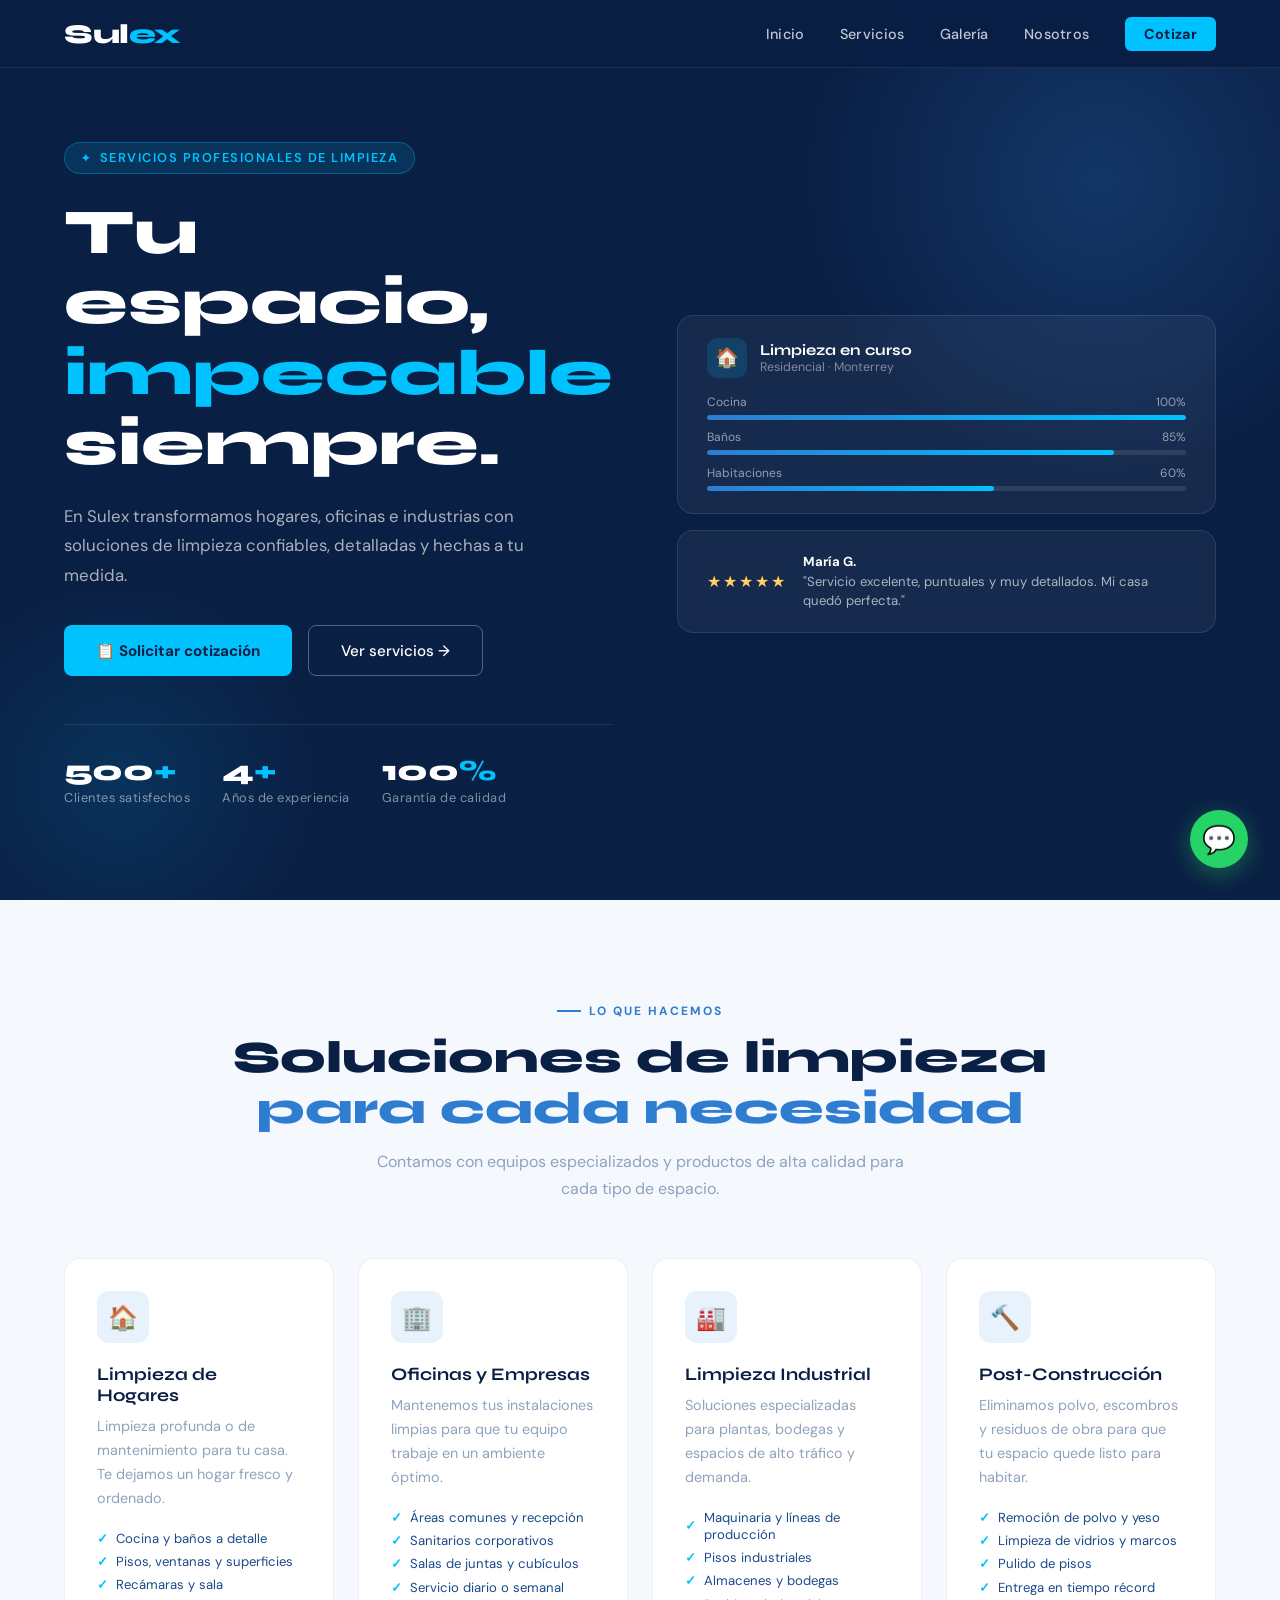
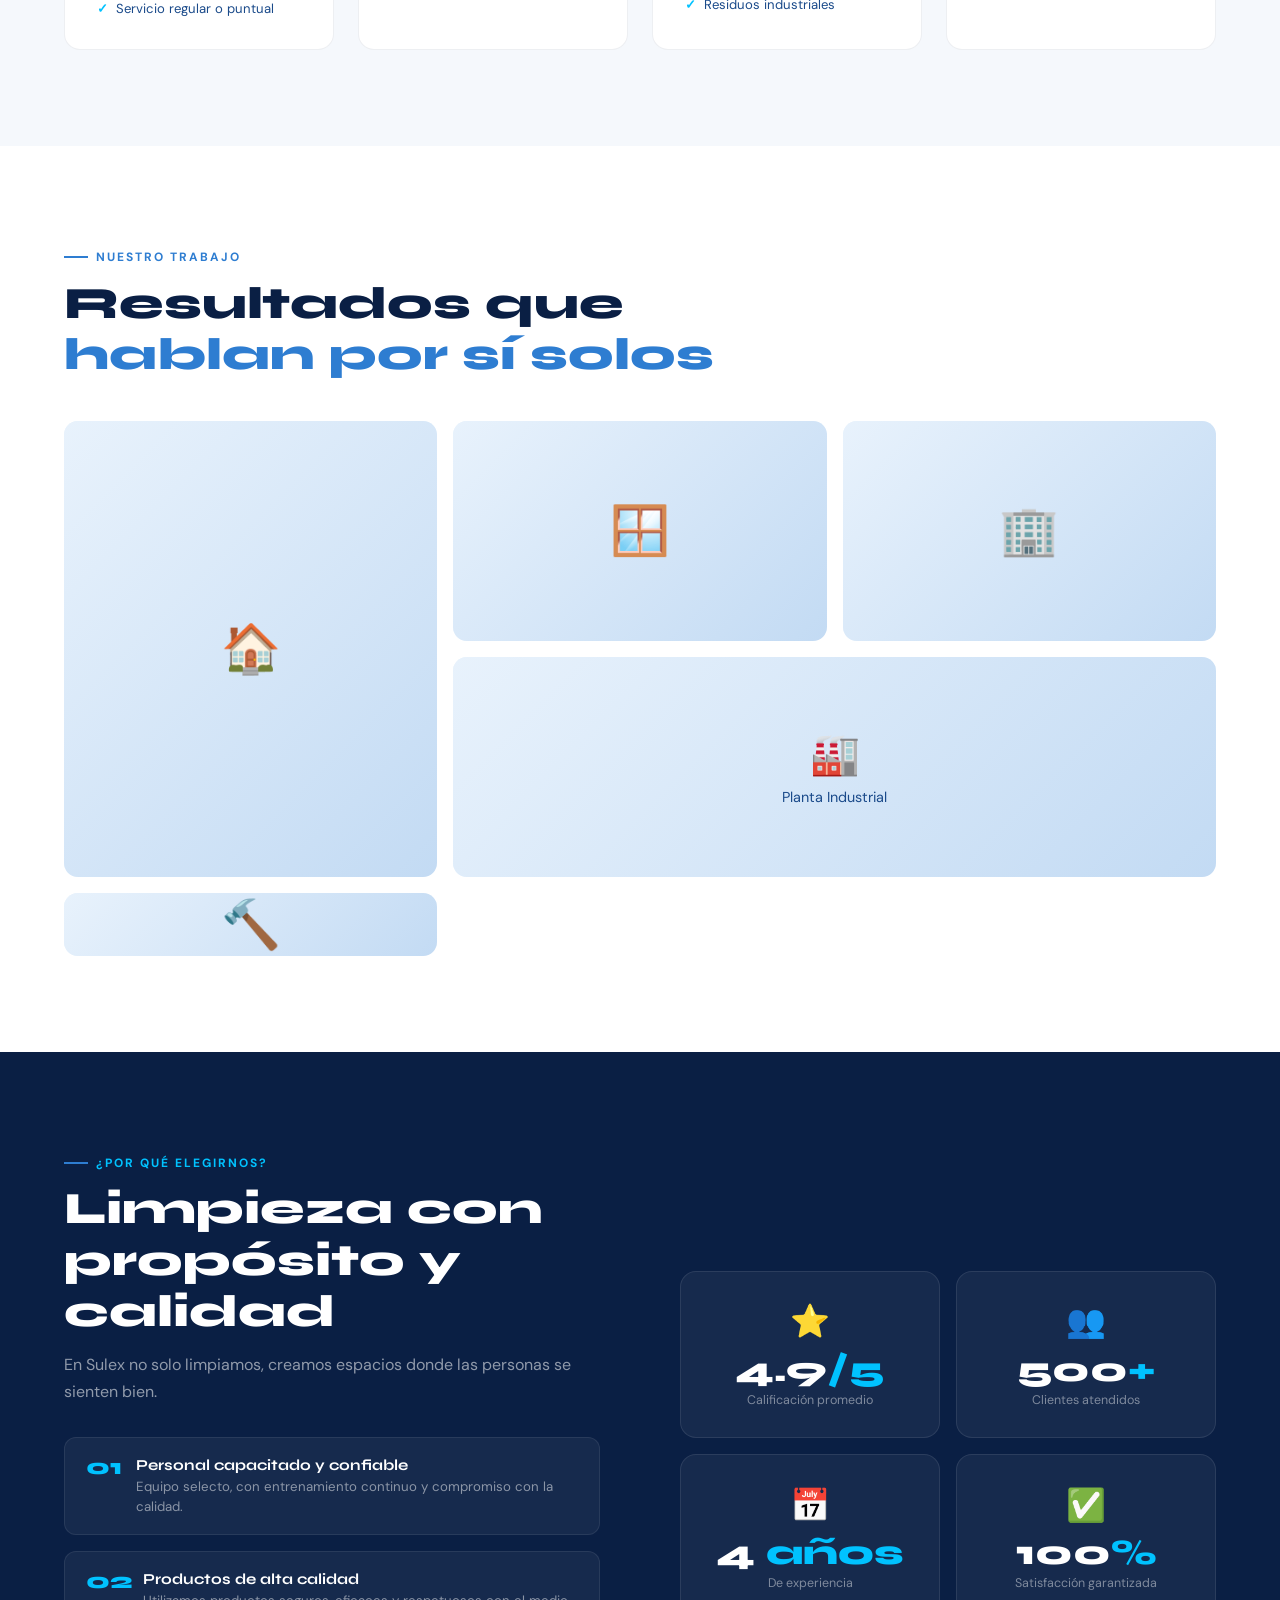
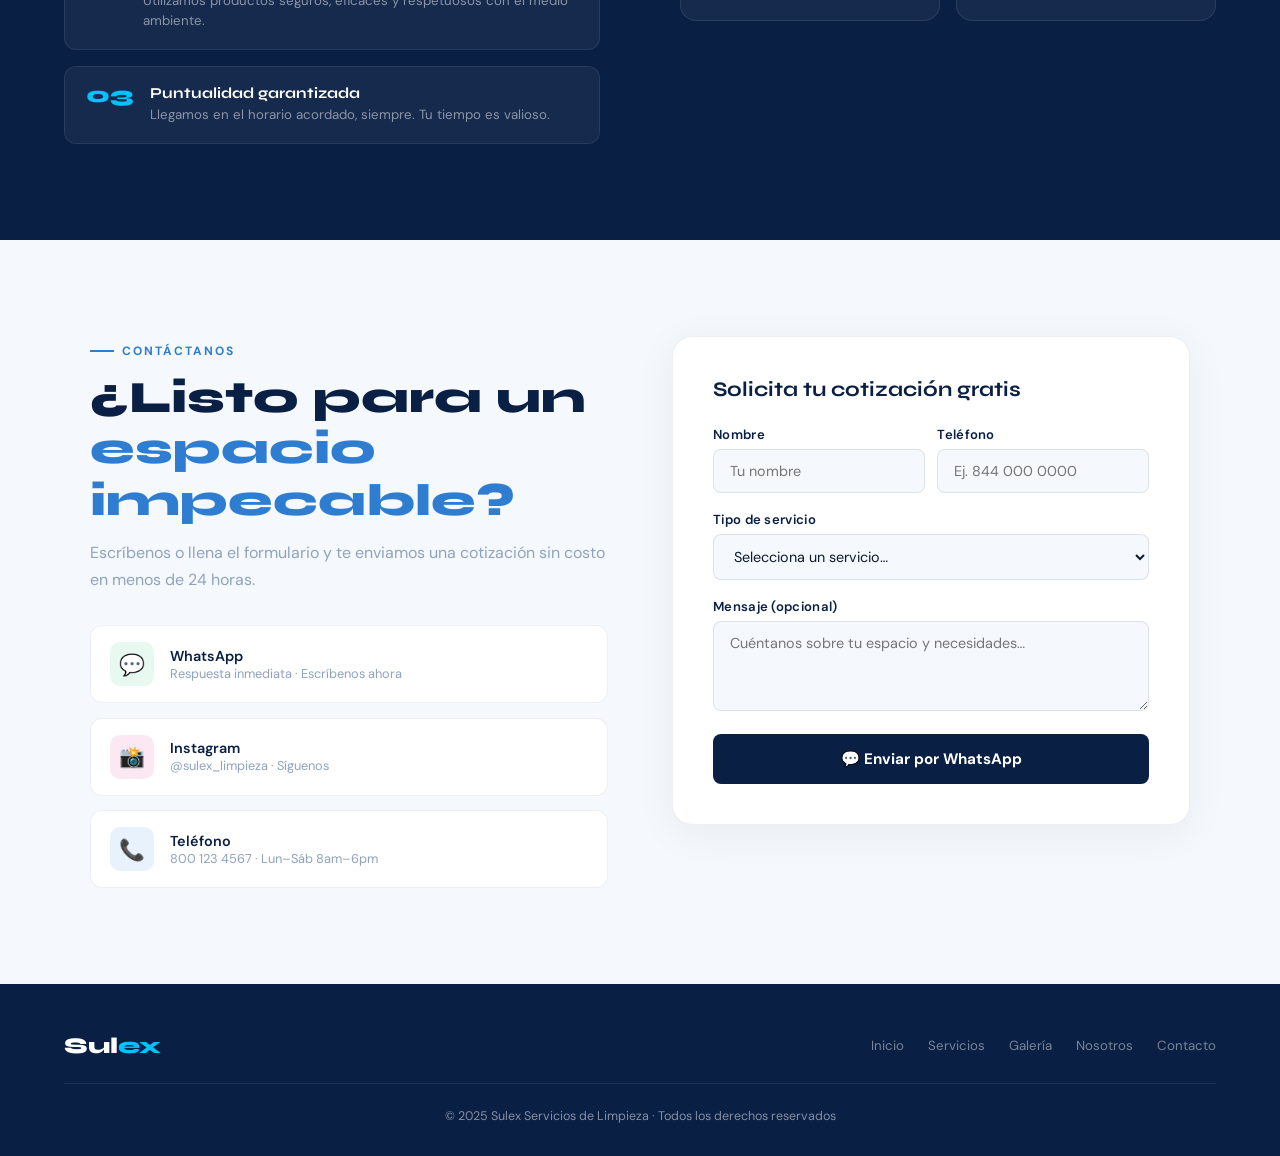
<file: sulex/index.html>
<!DOCTYPE html>
<html lang="es">
<head>
  <meta charset="UTF-8" />
  <meta name="viewport" content="width=device-width, initial-scale=1.0"/>
  <title>Sulex – Servicios de Limpieza Profesional</title>
  <link href="https://fonts.googleapis.com/css2?family=Syne:wght@400;600;700;800&family=DM+Sans:ital,wght@0,300;0,400;0,500;1,300&display=swap" rel="stylesheet"/>
  <style>
    :root {
      --blue-deep:  #0A1F44;
      --blue-mid:   #1A4A8A;
      --blue-light: #2E7DD1;
      --blue-pale:  #E8F2FC;
      --accent:     #00C2FF;
      --white:      #FFFFFF;
      --gray-light: #F5F8FC;
      --gray-mid:   #8FA3BC;
      --text:       #0D1B2E;
    }

    *, *::before, *::after { box-sizing: border-box; margin: 0; padding: 0; }

    html { scroll-behavior: smooth; }

    body {
      font-family: 'DM Sans', sans-serif;
      color: var(--text);
      background: var(--white);
      overflow-x: hidden;
    }

    /* ── NAV ── */
    nav {
      position: fixed; top: 0; left: 0; right: 0; z-index: 100;
      display: flex; align-items: center; justify-content: space-between;
      padding: 1.1rem 5%;
      background: rgba(10, 31, 68, 0.96);
      backdrop-filter: blur(12px);
      border-bottom: 1px solid rgba(255,255,255,0.07);
    }

    .nav-logo {
      font-family: 'Syne', sans-serif;
      font-weight: 800;
      font-size: 1.7rem;
      color: var(--white);
      letter-spacing: -0.5px;
    }

    .nav-logo span { color: var(--accent); }

    .nav-links { display: flex; gap: 2.2rem; list-style: none; }

    .nav-links a {
      font-family: 'DM Sans', sans-serif;
      font-size: 0.9rem;
      font-weight: 500;
      color: rgba(255,255,255,0.75);
      text-decoration: none;
      letter-spacing: 0.3px;
      transition: color .2s;
    }

    .nav-links a:hover { color: var(--accent); }

    .nav-cta {
      background: var(--accent);
      color: var(--blue-deep) !important;
      font-weight: 700 !important;
      padding: .5rem 1.2rem;
      border-radius: 6px;
      transition: opacity .2s !important;
    }
    .nav-cta:hover { opacity: 0.85; }

    /* ── HERO ── */
    #inicio {
      min-height: 100vh;
      background: var(--blue-deep);
      display: flex; align-items: center;
      position: relative;
      overflow: hidden;
      padding: 7rem 5% 4rem;
    }

    /* Geometric decoration */
    #inicio::before {
      content: '';
      position: absolute; top: -120px; right: -120px;
      width: 600px; height: 600px;
      border-radius: 50%;
      background: radial-gradient(circle, rgba(46,125,209,0.25) 0%, transparent 70%);
      pointer-events: none;
    }

    #inicio::after {
      content: '';
      position: absolute; bottom: -80px; left: -80px;
      width: 400px; height: 400px;
      border-radius: 50%;
      background: radial-gradient(circle, rgba(0,194,255,0.12) 0%, transparent 70%);
      pointer-events: none;
    }

    .hero-grid {
      display: grid;
      grid-template-columns: 1fr 1fr;
      gap: 4rem;
      align-items: center;
      max-width: 1200px;
      margin: 0 auto;
      width: 100%;
      position: relative; z-index: 1;
    }

    .hero-badge {
      display: inline-flex; align-items: center; gap: .5rem;
      background: rgba(0,194,255,0.12);
      border: 1px solid rgba(0,194,255,0.3);
      color: var(--accent);
      font-size: .8rem;
      font-weight: 600;
      letter-spacing: 1.5px;
      text-transform: uppercase;
      padding: .4rem 1rem;
      border-radius: 100px;
      margin-bottom: 1.5rem;
    }

    .hero-badge::before { content: '✦'; font-size: .7rem; }

    .hero-title {
      font-family: 'Syne', sans-serif;
      font-size: clamp(2.4rem, 5vw, 4rem);
      font-weight: 800;
      line-height: 1.1;
      color: var(--white);
      margin-bottom: 1.4rem;
    }

    .hero-title em {
      font-style: normal;
      color: var(--accent);
    }

    .hero-desc {
      font-size: 1.05rem;
      line-height: 1.75;
      color: rgba(255,255,255,0.65);
      margin-bottom: 2.2rem;
      max-width: 480px;
    }

    .hero-btns { display: flex; gap: 1rem; flex-wrap: wrap; }

    .btn-primary {
      background: var(--accent);
      color: var(--blue-deep);
      font-family: 'DM Sans', sans-serif;
      font-weight: 700;
      font-size: .95rem;
      padding: .9rem 2rem;
      border-radius: 8px;
      text-decoration: none;
      display: inline-flex; align-items: center; gap: .5rem;
      transition: transform .2s, opacity .2s;
    }

    .btn-primary:hover { transform: translateY(-2px); opacity: .9; }

    .btn-outline {
      border: 1.5px solid rgba(255,255,255,0.3);
      color: var(--white);
      font-family: 'DM Sans', sans-serif;
      font-weight: 500;
      font-size: .95rem;
      padding: .9rem 2rem;
      border-radius: 8px;
      text-decoration: none;
      display: inline-flex; align-items: center; gap: .5rem;
      transition: border-color .2s, background .2s;
    }

    .btn-outline:hover {
      border-color: var(--accent);
      background: rgba(0,194,255,0.07);
    }

    /* Stats strip */
    .hero-stats {
      display: flex; gap: 2rem;
      margin-top: 3rem;
      padding-top: 2rem;
      border-top: 1px solid rgba(255,255,255,0.1);
    }

    .stat-item {}

    .stat-num {
      font-family: 'Syne', sans-serif;
      font-size: 1.8rem;
      font-weight: 800;
      color: var(--white);
      line-height: 1;
    }

    .stat-num span { color: var(--accent); }

    .stat-label {
      font-size: .8rem;
      color: rgba(255,255,255,0.5);
      margin-top: .2rem;
      letter-spacing: 0.5px;
    }

    /* Hero visual card */
    .hero-visual {
      display: flex;
      flex-direction: column;
      gap: 1rem;
      align-items: flex-end;
    }

    .hero-card {
      background: rgba(255,255,255,0.05);
      border: 1px solid rgba(255,255,255,0.1);
      border-radius: 16px;
      padding: 1.4rem 1.8rem;
      backdrop-filter: blur(8px);
      width: 100%;
    }

    .hero-card-header {
      display: flex; align-items: center; gap: .8rem;
      margin-bottom: 1rem;
    }

    .hc-icon {
      width: 40px; height: 40px;
      border-radius: 10px;
      background: rgba(0,194,255,0.15);
      display: flex; align-items: center; justify-content: center;
      font-size: 1.2rem;
    }

    .hc-title {
      font-family: 'Syne', sans-serif;
      font-weight: 700;
      color: var(--white);
      font-size: .95rem;
    }

    .hc-sub { font-size: .78rem; color: rgba(255,255,255,0.45); }

    .progress-row { display: flex; flex-direction: column; gap: .6rem; }

    .pr-item { display: flex; flex-direction: column; gap: .3rem; }

    .pr-label { font-size: .75rem; color: rgba(255,255,255,0.55); display: flex; justify-content: space-between; }

    .pr-bar { height: 5px; background: rgba(255,255,255,0.1); border-radius: 10px; overflow: hidden; }

    .pr-fill { height: 100%; border-radius: 10px; background: linear-gradient(90deg, var(--blue-light), var(--accent)); }

    .review-row {
      display: flex; align-items: center; gap: 1rem;
    }

    .review-stars { color: #FFD166; font-size: 1rem; letter-spacing: 2px; }

    .review-text { font-size: .82rem; color: rgba(255,255,255,0.65); line-height: 1.4; }

    .review-text strong { color: var(--white); display: block; margin-bottom: .1rem; }

    /* ── SECTION COMMONS ── */
    section { padding: 6rem 5%; }

    .section-label {
      display: inline-flex; align-items: center; gap: .5rem;
      font-size: .75rem;
      font-weight: 700;
      letter-spacing: 2px;
      text-transform: uppercase;
      color: var(--blue-light);
      margin-bottom: .8rem;
    }

    .section-label::before { content: ''; width: 24px; height: 2px; background: var(--blue-light); display: inline-block; }

    .section-title {
      font-family: 'Syne', sans-serif;
      font-size: clamp(1.8rem, 3.5vw, 2.8rem);
      font-weight: 800;
      line-height: 1.15;
      color: var(--blue-deep);
    }

    .section-title em { font-style: normal; color: var(--blue-light); }

    .section-desc {
      font-size: 1rem;
      color: var(--gray-mid);
      line-height: 1.7;
      max-width: 540px;
      margin-top: .8rem;
    }

    /* ── SERVICES ── */
    #servicios {
      background: var(--gray-light);
    }

    .services-header {
      text-align: center;
      margin-bottom: 3.5rem;
    }

    .services-header .section-desc { margin: .8rem auto 0; }

    .services-grid {
      display: grid;
      grid-template-columns: repeat(auto-fit, minmax(260px, 1fr));
      gap: 1.5rem;
      max-width: 1200px;
      margin: 0 auto;
    }

    .service-card {
      background: var(--white);
      border-radius: 16px;
      padding: 2rem;
      border: 1px solid rgba(10,31,68,0.07);
      transition: transform .25s, box-shadow .25s;
      position: relative;
      overflow: hidden;
    }

    .service-card::after {
      content: '';
      position: absolute; bottom: 0; left: 0; right: 0;
      height: 3px;
      background: linear-gradient(90deg, var(--blue-mid), var(--accent));
      transform: scaleX(0);
      transform-origin: left;
      transition: transform .3s ease;
    }

    .service-card:hover { transform: translateY(-6px); box-shadow: 0 20px 50px rgba(10,31,68,0.1); }
    .service-card:hover::after { transform: scaleX(1); }

    .svc-icon {
      width: 52px; height: 52px;
      border-radius: 12px;
      background: var(--blue-pale);
      display: flex; align-items: center; justify-content: center;
      font-size: 1.5rem;
      margin-bottom: 1.3rem;
    }

    .svc-title {
      font-family: 'Syne', sans-serif;
      font-size: 1.1rem;
      font-weight: 700;
      color: var(--blue-deep);
      margin-bottom: .6rem;
    }

    .svc-desc {
      font-size: .9rem;
      color: var(--gray-mid);
      line-height: 1.65;
    }

    .svc-features {
      list-style: none;
      margin-top: 1.2rem;
      display: flex; flex-direction: column; gap: .4rem;
    }

    .svc-features li {
      font-size: .82rem;
      color: var(--blue-mid);
      display: flex; align-items: center; gap: .5rem;
    }

    .svc-features li::before { content: '✓'; font-weight: 700; color: var(--accent); }

    /* ── GALLERY ── */
    #galeria { background: var(--white); }

    .gallery-header { margin-bottom: 2.5rem; }

    .gallery-grid {
      display: grid;
      grid-template-columns: repeat(3, 1fr);
      grid-template-rows: 220px 220px;
      gap: 1rem;
      max-width: 1200px;
      margin: 0 auto;
    }

    .gallery-item {
      border-radius: 14px;
      overflow: hidden;
      position: relative;
      background: var(--blue-pale);
      cursor: pointer;
    }

    .gallery-item:first-child {
      grid-row: 1 / 3;
    }

    .gallery-item:nth-child(4) {
      grid-column: 2 / 4;
    }

    .gallery-inner {
      width: 100%; height: 100%;
      display: flex; align-items: center; justify-content: center;
      font-size: 3rem;
      background: linear-gradient(135deg, var(--blue-pale) 0%, rgba(46,125,209,0.2) 100%);
      transition: transform .4s;
    }

    .gallery-item:hover .gallery-inner { transform: scale(1.05); }

    .gallery-overlay {
      position: absolute; inset: 0;
      background: linear-gradient(to top, rgba(10,31,68,0.7) 0%, transparent 60%);
      opacity: 0;
      transition: opacity .3s;
      display: flex; align-items: flex-end;
      padding: 1.2rem;
    }

    .gallery-item:hover .gallery-overlay { opacity: 1; }

    .gallery-label {
      font-family: 'Syne', sans-serif;
      font-size: .9rem;
      font-weight: 700;
      color: var(--white);
    }

    /* ── WHY US ── */
    #nosotros {
      background: var(--blue-deep);
      color: var(--white);
    }

    .why-grid {
      display: grid;
      grid-template-columns: 1fr 1fr;
      gap: 5rem;
      align-items: center;
      max-width: 1200px;
      margin: 0 auto;
    }

    .why-left .section-title { color: var(--white); }
    .why-left .section-desc { color: rgba(255,255,255,0.55); }

    .why-list {
      list-style: none;
      margin-top: 2rem;
      display: flex; flex-direction: column; gap: 1rem;
    }

    .why-item {
      display: flex; align-items: flex-start; gap: 1rem;
      background: rgba(255,255,255,0.05);
      border: 1px solid rgba(255,255,255,0.08);
      border-radius: 12px;
      padding: 1.1rem 1.3rem;
    }

    .why-num {
      font-family: 'Syne', sans-serif;
      font-size: 1.4rem;
      font-weight: 800;
      color: var(--accent);
      line-height: 1;
      min-width: 30px;
    }

    .why-text-block {}

    .why-item-title {
      font-family: 'Syne', sans-serif;
      font-weight: 700;
      font-size: .95rem;
      color: var(--white);
      margin-bottom: .2rem;
    }

    .why-item-desc { font-size: .83rem; color: rgba(255,255,255,0.5); line-height: 1.5; }

    .why-right {
      display: grid;
      grid-template-columns: 1fr 1fr;
      gap: 1rem;
    }

    .metric-card {
      background: rgba(255,255,255,0.05);
      border: 1px solid rgba(255,255,255,0.09);
      border-radius: 16px;
      padding: 1.8rem 1.5rem;
      text-align: center;
      transition: background .2s;
    }

    .metric-card:hover { background: rgba(0,194,255,0.07); }

    .metric-icon { font-size: 2rem; margin-bottom: .6rem; }

    .metric-num {
      font-family: 'Syne', sans-serif;
      font-size: 2.2rem;
      font-weight: 800;
      color: var(--white);
      line-height: 1;
    }

    .metric-num span { color: var(--accent); }

    .metric-label { font-size: .78rem; color: rgba(255,255,255,0.45); margin-top: .3rem; }

    /* ── CONTACT ── */
    #contacto {
      background: var(--gray-light);
    }

    .contact-wrapper {
      max-width: 1100px;
      margin: 0 auto;
      display: grid;
      grid-template-columns: 1fr 1fr;
      gap: 4rem;
      align-items: start;
    }

    .contact-info { }

    .contact-channels {
      display: flex; flex-direction: column; gap: .9rem;
      margin-top: 2rem;
    }

    .channel-item {
      display: flex; align-items: center; gap: 1rem;
      background: var(--white);
      border: 1px solid rgba(10,31,68,0.07);
      border-radius: 12px;
      padding: 1rem 1.2rem;
      text-decoration: none;
      transition: transform .2s, box-shadow .2s;
    }

    .channel-item:hover { transform: translateX(4px); box-shadow: 0 6px 20px rgba(10,31,68,0.08); }

    .channel-icon {
      width: 44px; height: 44px;
      border-radius: 10px;
      display: flex; align-items: center; justify-content: center;
      font-size: 1.3rem;
      flex-shrink: 0;
    }

    .ch-wa { background: #e8f9ef; }
    .ch-ig { background: #fce8f3; }
    .ch-ph { background: var(--blue-pale); }

    .channel-text {}

    .ch-title { font-weight: 600; font-size: .9rem; color: var(--blue-deep); }
    .ch-sub { font-size: .8rem; color: var(--gray-mid); }

    .contact-form {
      background: var(--white);
      border-radius: 20px;
      padding: 2.5rem;
      border: 1px solid rgba(10,31,68,0.07);
      box-shadow: 0 8px 40px rgba(10,31,68,0.06);
    }

    .form-title {
      font-family: 'Syne', sans-serif;
      font-size: 1.3rem;
      font-weight: 700;
      color: var(--blue-deep);
      margin-bottom: 1.5rem;
    }

    .form-group { margin-bottom: 1.1rem; }

    .form-group label {
      display: block;
      font-size: .82rem;
      font-weight: 600;
      color: var(--blue-deep);
      margin-bottom: .4rem;
      letter-spacing: .3px;
    }

    .form-group input,
    .form-group select,
    .form-group textarea {
      width: 100%;
      padding: .75rem 1rem;
      border: 1.5px solid rgba(10,31,68,0.1);
      border-radius: 8px;
      font-family: 'DM Sans', sans-serif;
      font-size: .9rem;
      color: var(--text);
      background: var(--gray-light);
      outline: none;
      transition: border-color .2s;
    }

    .form-group input:focus,
    .form-group select:focus,
    .form-group textarea:focus {
      border-color: var(--blue-light);
      background: var(--white);
    }

    .form-group textarea { resize: vertical; min-height: 90px; }

    .form-row { display: grid; grid-template-columns: 1fr 1fr; gap: .8rem; }

    .btn-submit {
      width: 100%;
      background: var(--blue-deep);
      color: var(--white);
      font-family: 'DM Sans', sans-serif;
      font-weight: 700;
      font-size: .95rem;
      padding: .95rem;
      border: none;
      border-radius: 8px;
      cursor: pointer;
      display: flex; align-items: center; justify-content: center; gap: .5rem;
      margin-top: .5rem;
      transition: background .2s;
    }

    .btn-submit:hover { background: var(--blue-mid); }

    /* ── FOOTER ── */
    footer {
      background: var(--blue-deep);
      padding: 3rem 5% 2rem;
      color: rgba(255,255,255,0.5);
    }

    .footer-inner {
      max-width: 1200px;
      margin: 0 auto;
      display: flex;
      align-items: center;
      justify-content: space-between;
      flex-wrap: wrap;
      gap: 1rem;
    }

    .footer-logo {
      font-family: 'Syne', sans-serif;
      font-weight: 800;
      font-size: 1.4rem;
      color: var(--white);
    }

    .footer-logo span { color: var(--accent); }

    .footer-links { display: flex; gap: 1.5rem; flex-wrap: wrap; }

    .footer-links a {
      font-size: .83rem;
      color: rgba(255,255,255,0.45);
      text-decoration: none;
      transition: color .2s;
    }

    .footer-links a:hover { color: var(--accent); }

    .footer-copy { font-size: .78rem; margin-top: 1.5rem; text-align: center; border-top: 1px solid rgba(255,255,255,0.08); padding-top: 1.5rem; }

    /* ── WA FLOATING ── */
    .wa-float {
      position: fixed; bottom: 2rem; right: 2rem; z-index: 200;
      width: 58px; height: 58px;
      background: #25D366;
      border-radius: 50%;
      display: flex; align-items: center; justify-content: center;
      font-size: 1.7rem;
      box-shadow: 0 6px 24px rgba(37,211,102,.4);
      text-decoration: none;
      transition: transform .2s, box-shadow .2s;
      animation: pulse 2.5s infinite;
    }

    .wa-float:hover { transform: scale(1.1); box-shadow: 0 10px 32px rgba(37,211,102,.5); }

    @keyframes pulse {
      0%, 100% { box-shadow: 0 6px 24px rgba(37,211,102,.4); }
      50% { box-shadow: 0 6px 32px rgba(37,211,102,.65); }
    }

    /* ── ANIMATIONS ── */
    .fade-up {
      opacity: 0;
      transform: translateY(30px);
      transition: opacity .6s ease, transform .6s ease;
    }

    .fade-up.visible { opacity: 1; transform: translateY(0); }

    /* ── RESPONSIVE ── */
    @media (max-width: 900px) {
      .hero-grid { grid-template-columns: 1fr; }
      .hero-visual { display: none; }
      .why-grid { grid-template-columns: 1fr; gap: 3rem; }
      .contact-wrapper { grid-template-columns: 1fr; gap: 2.5rem; }
      .gallery-grid {
        grid-template-columns: 1fr 1fr;
        grid-template-rows: auto;
      }
      .gallery-item:first-child { grid-row: auto; }
      .gallery-item:nth-child(4) { grid-column: auto; }
    }

    @media (max-width: 600px) {
      nav .nav-links { display: none; }
      .form-row { grid-template-columns: 1fr; }
      .gallery-grid { grid-template-columns: 1fr; }
      .hero-stats { flex-wrap: wrap; gap: 1.2rem; }
    }
  </style>
</head>
<body>

  <!-- NAV -->
  <nav>
    <div class="nav-logo">Sul<span>ex</span></div>
    <ul class="nav-links">
      <li><a href="#inicio">Inicio</a></li>
      <li><a href="#servicios">Servicios</a></li>
      <li><a href="#galeria">Galería</a></li>
      <li><a href="#nosotros">Nosotros</a></li>
      <li><a href="#contacto" class="nav-cta">Cotizar</a></li>
    </ul>
  </nav>

  <!-- HERO -->
  <section id="inicio">
    <div class="hero-grid">
      <div class="hero-content">
        <div class="hero-badge">Servicios Profesionales de Limpieza</div>
        <h1 class="hero-title">
          Tu espacio,<br>
          <em>impecable</em><br>
          siempre.
        </h1>
        <p class="hero-desc">
          En Sulex transformamos hogares, oficinas e industrias con soluciones de limpieza confiables, detalladas y hechas a tu medida.
        </p>
        <div class="hero-btns">
          <a href="#contacto" class="btn-primary">📋 Solicitar cotización</a>
          <a href="#servicios" class="btn-outline">Ver servicios →</a>
        </div>
        <div class="hero-stats">
          <div class="stat-item">
            <div class="stat-num">500<span>+</span></div>
            <div class="stat-label">Clientes satisfechos</div>
          </div>
          <div class="stat-item">
            <div class="stat-num">4<span>+</span></div>
            <div class="stat-label">Años de experiencia</div>
          </div>
          <div class="stat-item">
            <div class="stat-num">100<span>%</span></div>
            <div class="stat-label">Garantía de calidad</div>
          </div>
        </div>
      </div>

      <div class="hero-visual">
        <!-- Card 1: servicio activo -->
        <div class="hero-card">
          <div class="hero-card-header">
            <div class="hc-icon">🏠</div>
            <div>
              <div class="hc-title">Limpieza en curso</div>
              <div class="hc-sub">Residencial · Monterrey</div>
            </div>
          </div>
          <div class="progress-row">
            <div class="pr-item">
              <div class="pr-label"><span>Cocina</span><span>100%</span></div>
              <div class="pr-bar"><div class="pr-fill" style="width:100%"></div></div>
            </div>
            <div class="pr-item">
              <div class="pr-label"><span>Baños</span><span>85%</span></div>
              <div class="pr-bar"><div class="pr-fill" style="width:85%"></div></div>
            </div>
            <div class="pr-item">
              <div class="pr-label"><span>Habitaciones</span><span>60%</span></div>
              <div class="pr-bar"><div class="pr-fill" style="width:60%"></div></div>
            </div>
          </div>
        </div>

        <!-- Card 2: reseña -->
        <div class="hero-card">
          <div class="review-row">
            <div>
              <div class="review-stars">★★★★★</div>
            </div>
            <div class="review-text">
              <strong>María G.</strong>
              "Servicio excelente, puntuales y muy detallados. Mi casa quedó perfecta."
            </div>
          </div>
        </div>
      </div>
    </div>
  </section>

  <!-- SERVICES -->
  <section id="servicios">
    <div class="services-header fade-up">
      <div class="section-label">Lo que hacemos</div>
      <h2 class="section-title">Soluciones de limpieza<br><em>para cada necesidad</em></h2>
      <p class="section-desc">Contamos con equipos especializados y productos de alta calidad para cada tipo de espacio.</p>
    </div>
    <div class="services-grid">
      <div class="service-card fade-up">
        <div class="svc-icon">🏠</div>
        <h3 class="svc-title">Limpieza de Hogares</h3>
        <p class="svc-desc">Limpieza profunda o de mantenimiento para tu casa. Te dejamos un hogar fresco y ordenado.</p>
        <ul class="svc-features">
          <li>Cocina y baños a detalle</li>
          <li>Pisos, ventanas y superficies</li>
          <li>Recámaras y sala</li>
          <li>Servicio regular o puntual</li>
        </ul>
      </div>
      <div class="service-card fade-up">
        <div class="svc-icon">🏢</div>
        <h3 class="svc-title">Oficinas y Empresas</h3>
        <p class="svc-desc">Mantenemos tus instalaciones limpias para que tu equipo trabaje en un ambiente óptimo.</p>
        <ul class="svc-features">
          <li>Áreas comunes y recepción</li>
          <li>Sanitarios corporativos</li>
          <li>Salas de juntas y cubículos</li>
          <li>Servicio diario o semanal</li>
        </ul>
      </div>
      <div class="service-card fade-up">
        <div class="svc-icon">🏭</div>
        <h3 class="svc-title">Limpieza Industrial</h3>
        <p class="svc-desc">Soluciones especializadas para plantas, bodegas y espacios de alto tráfico y demanda.</p>
        <ul class="svc-features">
          <li>Maquinaria y líneas de producción</li>
          <li>Pisos industriales</li>
          <li>Almacenes y bodegas</li>
          <li>Residuos industriales</li>
        </ul>
      </div>
      <div class="service-card fade-up">
        <div class="svc-icon">🔨</div>
        <h3 class="svc-title">Post-Construcción</h3>
        <p class="svc-desc">Eliminamos polvo, escombros y residuos de obra para que tu espacio quede listo para habitar.</p>
        <ul class="svc-features">
          <li>Remoción de polvo y yeso</li>
          <li>Limpieza de vidrios y marcos</li>
          <li>Pulido de pisos</li>
          <li>Entrega en tiempo récord</li>
        </ul>
      </div>
    </div>
  </section>

  <!-- GALLERY -->
  <section id="galeria">
    <div class="gallery-header fade-up">
      <div class="section-label">Nuestro trabajo</div>
      <h2 class="section-title">Resultados que<br><em>hablan por sí solos</em></h2>
    </div>
    <div class="gallery-grid">
      <div class="gallery-item">
        <div class="gallery-inner">🏠</div>
        <div class="gallery-overlay"><div class="gallery-label">Limpieza Residencial</div></div>
      </div>
      <div class="gallery-item">
        <div class="gallery-inner">🪟</div>
        <div class="gallery-overlay"><div class="gallery-label">Limpieza de Ventanas</div></div>
      </div>
      <div class="gallery-item">
        <div class="gallery-inner">🏢</div>
        <div class="gallery-overlay"><div class="gallery-label">Oficina Corporativa</div></div>
      </div>
      <div class="gallery-item">
        <div class="gallery-inner" style="font-size:2.5rem; gap:.5rem; display:flex; flex-direction:column; align-items:center; justify-content:center;">🏭<span style="font-size:.9rem; color: var(--blue-mid); font-family: 'DM Sans', sans-serif;">Planta Industrial</span></div>
        <div class="gallery-overlay"><div class="gallery-label">Limpieza Industrial</div></div>
      </div>
      <div class="gallery-item">
        <div class="gallery-inner">🔨</div>
        <div class="gallery-overlay"><div class="gallery-label">Post-Construcción</div></div>
      </div>
    </div>
  </section>

  <!-- WHY US -->
  <section id="nosotros">
    <div class="why-grid">
      <div class="why-left fade-up">
        <div class="section-label" style="color: var(--accent);">¿Por qué elegirnos?</div>
        <h2 class="section-title">Limpieza con<br>propósito y calidad</h2>
        <p class="section-desc">En Sulex no solo limpiamos, creamos espacios donde las personas se sienten bien.</p>
        <ul class="why-list">
          <li class="why-item">
            <div class="why-num">01</div>
            <div class="why-text-block">
              <div class="why-item-title">Personal capacitado y confiable</div>
              <div class="why-item-desc">Equipo selecto, con entrenamiento continuo y compromiso con la calidad.</div>
            </div>
          </li>
          <li class="why-item">
            <div class="why-num">02</div>
            <div class="why-text-block">
              <div class="why-item-title">Productos de alta calidad</div>
              <div class="why-item-desc">Utilizamos productos seguros, eficaces y respetuosos con el medio ambiente.</div>
            </div>
          </li>
          <li class="why-item">
            <div class="why-num">03</div>
            <div class="why-text-block">
              <div class="why-item-title">Puntualidad garantizada</div>
              <div class="why-item-desc">Llegamos en el horario acordado, siempre. Tu tiempo es valioso.</div>
            </div>
          </li>
        </ul>
      </div>
      <div class="why-right fade-up">
        <div class="metric-card">
          <div class="metric-icon">⭐</div>
          <div class="metric-num">4.9<span>/5</span></div>
          <div class="metric-label">Calificación promedio</div>
        </div>
        <div class="metric-card">
          <div class="metric-icon">👥</div>
          <div class="metric-num">500<span>+</span></div>
          <div class="metric-label">Clientes atendidos</div>
        </div>
        <div class="metric-card">
          <div class="metric-icon">📅</div>
          <div class="metric-num">4<span> años</span></div>
          <div class="metric-label">De experiencia</div>
        </div>
        <div class="metric-card">
          <div class="metric-icon">✅</div>
          <div class="metric-num">100<span>%</span></div>
          <div class="metric-label">Satisfacción garantizada</div>
        </div>
      </div>
    </div>
  </section>

  <!-- CONTACT -->
  <section id="contacto">
    <div class="contact-wrapper">
      <div class="contact-info fade-up">
        <div class="section-label">Contáctanos</div>
        <h2 class="section-title">¿Listo para un<br><em>espacio impecable?</em></h2>
        <p class="section-desc">Escríbenos o llena el formulario y te enviamos una cotización sin costo en menos de 24 horas.</p>
        <div class="contact-channels">
          <a href="https://wa.me/528001234567" target="_blank" class="channel-item">
            <div class="channel-icon ch-wa">💬</div>
            <div class="channel-text">
              <div class="ch-title">WhatsApp</div>
              <div class="ch-sub">Respuesta inmediata · Escríbenos ahora</div>
            </div>
          </a>
          <a href="https://instagram.com/sulex_limpieza" target="_blank" class="channel-item">
            <div class="channel-icon ch-ig">📸</div>
            <div class="channel-text">
              <div class="ch-title">Instagram</div>
              <div class="ch-sub">@sulex_limpieza · Síguenos</div>
            </div>
          </a>
          <a href="tel:+528001234567" class="channel-item">
            <div class="channel-icon ch-ph">📞</div>
            <div class="channel-text">
              <div class="ch-title">Teléfono</div>
              <div class="ch-sub">800 123 4567 · Lun–Sáb 8am–6pm</div>
            </div>
          </a>
        </div>
      </div>

      <div class="contact-form fade-up">
        <div class="form-title">Solicita tu cotización gratis</div>
        <div class="form-row">
          <div class="form-group">
            <label>Nombre</label>
            <input type="text" placeholder="Tu nombre"/>
          </div>
          <div class="form-group">
            <label>Teléfono</label>
            <input type="tel" placeholder="Ej. 844 000 0000"/>
          </div>
        </div>
        <div class="form-group">
          <label>Tipo de servicio</label>
          <select>
            <option value="">Selecciona un servicio…</option>
            <option>Limpieza de hogares</option>
            <option>Limpieza de oficinas/empresas</option>
            <option>Limpieza industrial</option>
            <option>Limpieza post-construcción</option>
          </select>
        </div>
        <div class="form-group">
          <label>Mensaje (opcional)</label>
          <textarea placeholder="Cuéntanos sobre tu espacio y necesidades…"></textarea>
        </div>
        <button class="btn-submit" onclick="sendWA()">
          💬 Enviar por WhatsApp
        </button>
      </div>
    </div>
  </section>

  <!-- FOOTER -->
  <footer>
    <div class="footer-inner">
      <div class="footer-logo">Sul<span>ex</span></div>
      <div class="footer-links">
        <a href="#inicio">Inicio</a>
        <a href="#servicios">Servicios</a>
        <a href="#galeria">Galería</a>
        <a href="#nosotros">Nosotros</a>
        <a href="#contacto">Contacto</a>
      </div>
    </div>
    <div class="footer-copy">© 2025 Sulex Servicios de Limpieza · Todos los derechos reservados</div>
  </footer>

  <!-- WhatsApp flotante -->
  <a href="https://wa.me/528001234567" target="_blank" class="wa-float" title="Escríbenos por WhatsApp">💬</a>

  <script>
    // Fade-up on scroll
    const obs = new IntersectionObserver((entries) => {
      entries.forEach((e, i) => {
        if (e.isIntersecting) {
          setTimeout(() => e.target.classList.add('visible'), i * 80);
        }
      });
    }, { threshold: 0.12 });

    document.querySelectorAll('.fade-up').forEach(el => obs.observe(el));

    // WhatsApp form send
    function sendWA() {
      const name = document.querySelector('input[placeholder="Tu nombre"]').value || 'Cliente';
      const phone = document.querySelector('input[placeholder="Ej. 844 000 0000"]').value || '';
      const service = document.querySelector('select').value || 'Sin especificar';
      const msg = document.querySelector('textarea').value || '';
      const text = encodeURIComponent(
        `¡Hola Sulex! 👋\n\nQuiero solicitar una cotización:\n\n• Nombre: ${name}\n• Teléfono: ${phone}\n• Servicio: ${service}\n• Detalles: ${msg || 'Sin detalles adicionales'}`
      );
      window.open(`https://wa.me/528001234567?text=${text}`, '_blank');
    }
  </script>
</body>
</html>
</file>
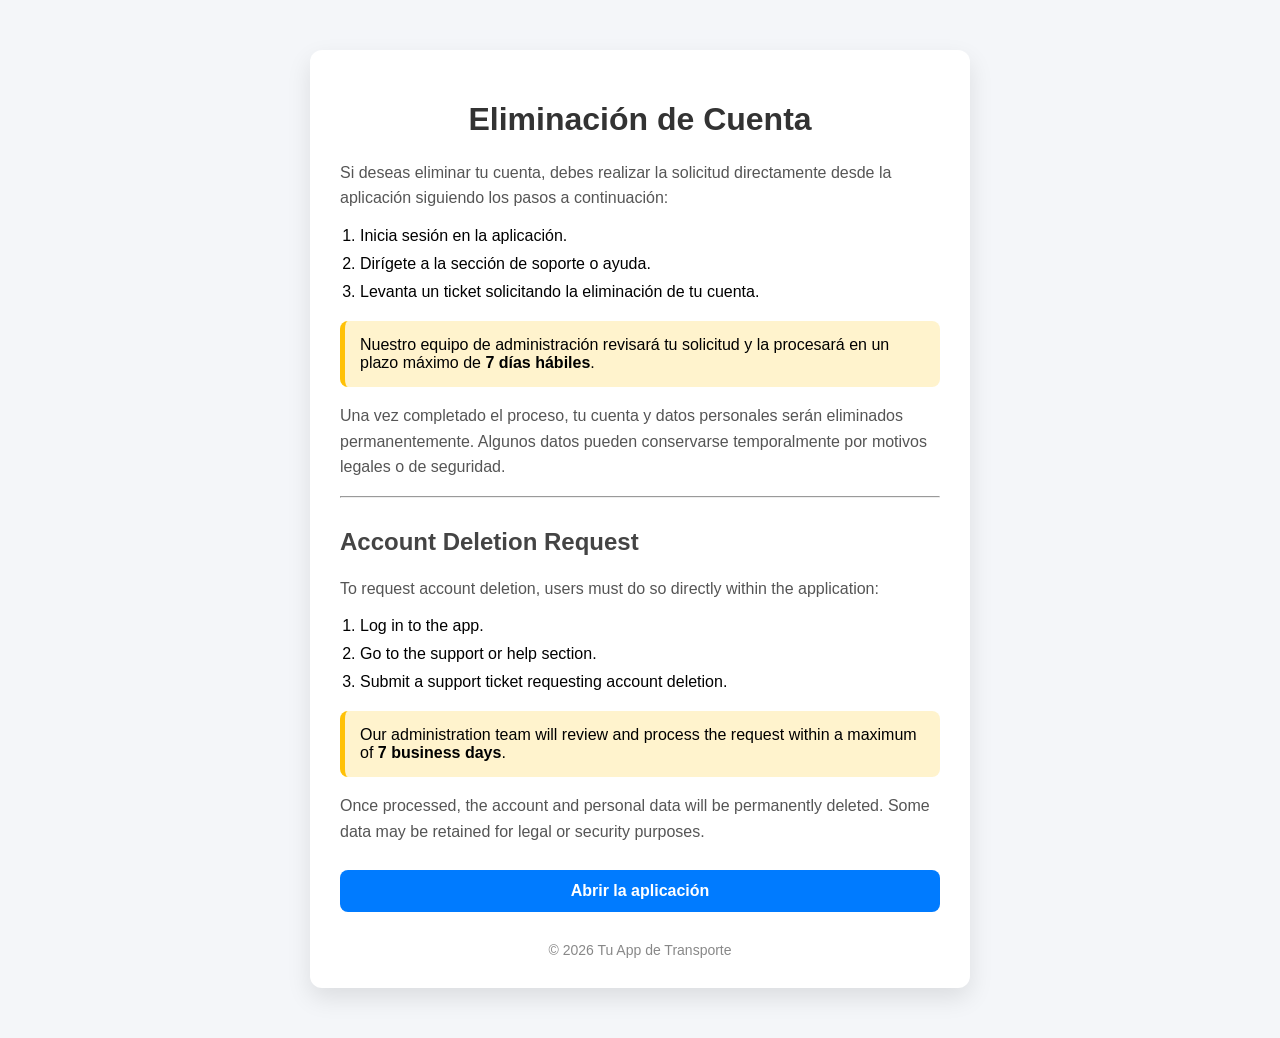
<file: eliminacion.html>
<!DOCTYPE html>
<html lang="es">
<head>
  <meta charset="UTF-8">
  <title>Eliminación de Cuenta</title>
  <meta name="viewport" content="width=device-width, initial-scale=1.0">
  
  <style>
    body {
      font-family: Arial, sans-serif;
      background: #f4f6f9;
      margin: 0;
      padding: 0;
    }

    .container {
      max-width: 600px;
      margin: 50px auto;
      background: white;
      padding: 30px;
      border-radius: 12px;
      box-shadow: 0 10px 25px rgba(0,0,0,0.1);
    }

    h1 {
      color: #333;
      text-align: center;
    }

    h2 {
      margin-top: 30px;
      color: #444;
    }

    p {
      color: #555;
      line-height: 1.6;
    }

    ol {
      padding-left: 20px;
    }

    li {
      margin-bottom: 10px;
    }

    .note {
      margin-top: 20px;
      padding: 15px;
      background: #fff3cd;
      border-left: 5px solid #ffc107;
      border-radius: 8px;
    }

    .footer {
      margin-top: 30px;
      text-align: center;
      font-size: 14px;
      color: #888;
    }

    .btn {
      display: block;
      margin: 25px auto;
      padding: 12px 20px;
      background: #007bff;
      color: white;
      text-align: center;
      border-radius: 8px;
      text-decoration: none;
      font-weight: bold;
    }

    .btn:hover {
      background: #0056b3;
    }
  </style>
</head>

<body>

<div class="container">

  <h1>Eliminación de Cuenta</h1>

  <p>
    Si deseas eliminar tu cuenta, debes realizar la solicitud directamente desde la aplicación siguiendo los pasos a continuación:
  </p>

  <ol>
    <li>Inicia sesión en la aplicación.</li>
    <li>Dirígete a la sección de soporte o ayuda.</li>
    <li>Levanta un ticket solicitando la eliminación de tu cuenta.</li>
  </ol>

  <div class="note">
    Nuestro equipo de administración revisará tu solicitud y la procesará en un plazo máximo de <strong>7 días hábiles</strong>.
  </div>

  <p>
    Una vez completado el proceso, tu cuenta y datos personales serán eliminados permanentemente.  
    Algunos datos pueden conservarse temporalmente por motivos legales o de seguridad.
  </p>

  <hr>

  <h2>Account Deletion Request</h2>

  <p>
    To request account deletion, users must do so directly within the application:
  </p>

  <ol>
    <li>Log in to the app.</li>
    <li>Go to the support or help section.</li>
    <li>Submit a support ticket requesting account deletion.</li>
  </ol>

  <div class="note">
    Our administration team will review and process the request within a maximum of <strong>7 business days</strong>.
  </div>

  <p>
    Once processed, the account and personal data will be permanently deleted.  
    Some data may be retained for legal or security purposes.
  </p>

  <a href="#" class="btn">Abrir la aplicación</a>

  <div class="footer">
    © 2026 Tu App de Transporte
  </div>

</div>

</body>
</html>
</file>
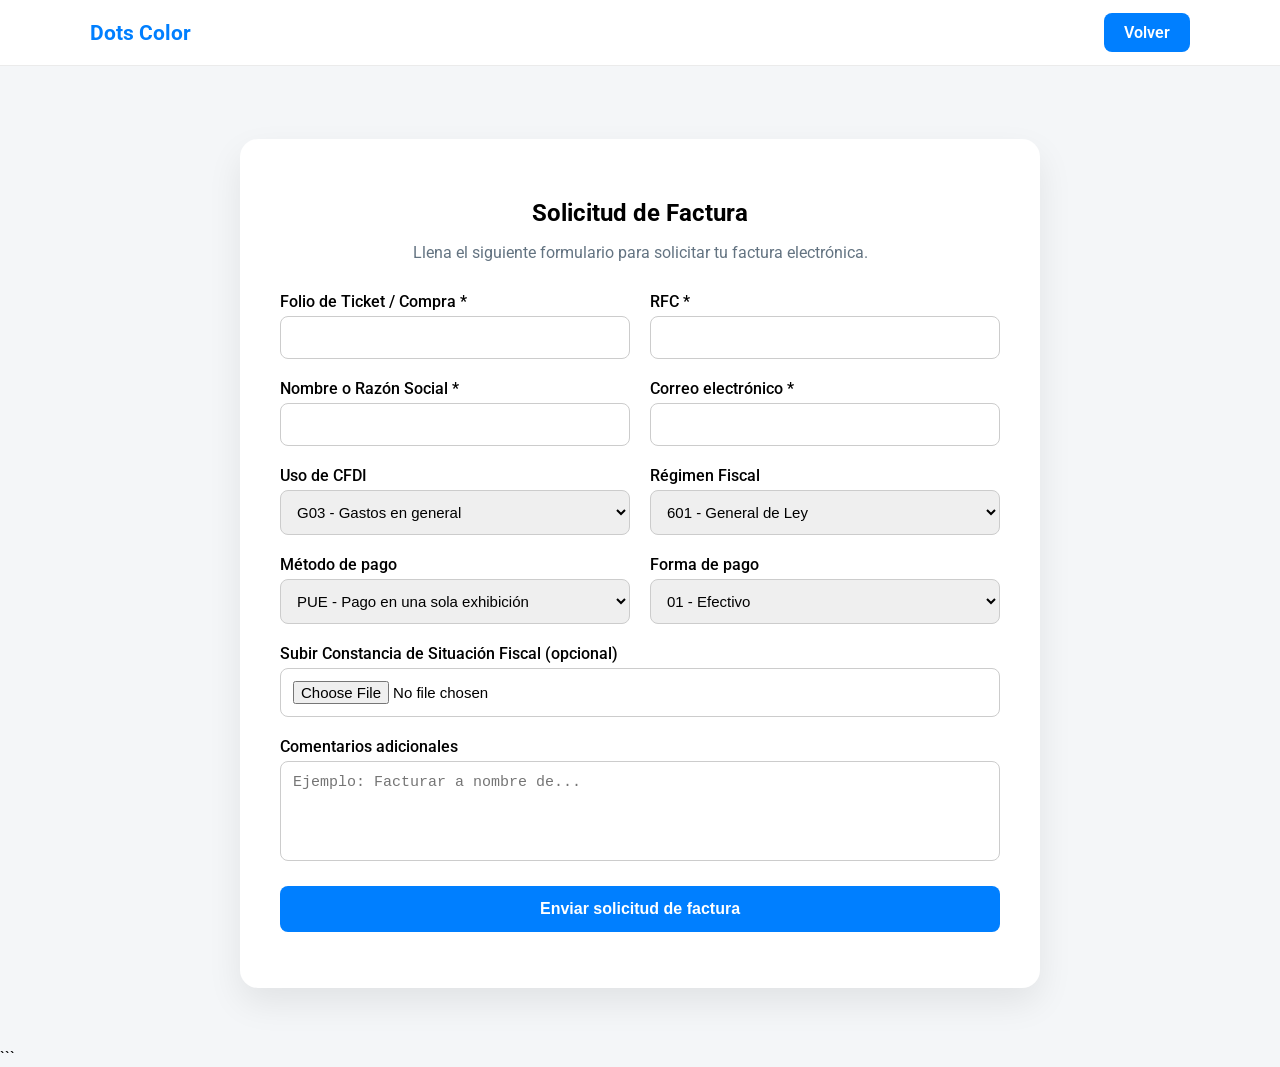
<file: factura.html>
```html
<!DOCTYPE html>
<html lang="es">

<head>

<meta charset="UTF-8">
<meta name="viewport" content="width=device-width, initial-scale=1.0">

<title>Solicitud de Factura | Dots Color</title>

<link rel="stylesheet" href="https://fonts.googleapis.com/css?family=Roboto:300,400,500,700&display=swap">
<link rel="stylesheet" href="https://fonts.googleapis.com/icon?family=Material+Icons">

<style>

body{
font-family:'Roboto',sans-serif;
margin:0;
background:#f4f6f8;
}

/* NAVBAR */

.navbar{
background:white;
border-bottom:1px solid rgba(0,0,0,0.08);
position:fixed;
width:100%;
top:0;
}

.navbar-container{
max-width:1100px;
margin:auto;
display:flex;
align-items:center;
justify-content:space-between;
height:65px;
padding:0 20px;
}

.logo{
font-weight:700;
font-size:1.3rem;
color:#007FFF;
text-decoration:none;
}

.btn{
padding:10px 20px;
border-radius:8px;
text-decoration:none;
font-weight:600;
background:#007FFF;
color:white;
}

/* CONTENEDOR */

.container{
max-width:800px;
margin:auto;
padding:120px 20px 60px;
}

/* CARD */

.card{
background:white;
padding:40px;
border-radius:18px;
box-shadow:0 15px 35px rgba(0,0,0,0.08);
}

/* TITULO */

.title{
text-align:center;
margin-bottom:30px;
}

.title h1{
margin-bottom:10px;
}

.title p{
color:#637381;
}

/* FORM */

.form-grid{
display:grid;
grid-template-columns:1fr 1fr;
gap:20px;
}

.input-group{
display:flex;
flex-direction:column;
}

label{
font-weight:500;
margin-bottom:5px;
}

input,select,textarea{

padding:12px;
border-radius:8px;
border:1px solid #ccc;
font-size:15px;

}

textarea{
resize:none;
height:100px;
}

.full{
grid-column:1/3;
}

.submit-btn{

margin-top:25px;
width:100%;
padding:14px;

background:#007FFF;
color:white;

border:none;
border-radius:8px;

font-size:16px;
font-weight:600;

cursor:pointer;

}

.submit-btn:hover{
background:#005fcc;
}

/* RESPONSIVE */

@media(max-width:700px){

.form-grid{
grid-template-columns:1fr;
}

.full{
grid-column:auto;
}

}

</style>

</head>

<body>

<!-- NAVBAR -->

<header class="navbar">

<div class="navbar-container">

<a href="index.html" class="logo">Dots Color</a>

<a href="index.html" class="btn">Volver</a>

</div>

</header>

<!-- FORMULARIO -->

<section class="container">

<div class="card">

<div class="title">

<h1>Solicitud de Factura</h1>

<p>Llena el siguiente formulario para solicitar tu factura electrónica.</p>

</div>

<form>

<div class="form-grid">

<div class="input-group">
<label>Folio de Ticket / Compra *</label>
<input type="text" required>
</div>

<div class="input-group">
<label>RFC *</label>
<input type="text" required>
</div>

<div class="input-group">
<label>Nombre o Razón Social *</label>
<input type="text" required>
</div>

<div class="input-group">
<label>Correo electrónico *</label>
<input type="email" required>
</div>

<div class="input-group">
<label>Uso de CFDI</label>
<select>
<option>G03 - Gastos en general</option>
<option>P01 - Por definir</option>
<option>D01 - Honorarios médicos</option>
<option>I01 - Construcciones</option>
</select>
</div>

<div class="input-group">
<label>Régimen Fiscal</label>
<select>
<option>601 - General de Ley</option>
<option>612 - Personas físicas</option>
<option>626 - RESICO</option>
<option>625 - Actividades empresariales</option>
</select>
</div>

<div class="input-group">
<label>Método de pago</label>
<select>
<option>PUE - Pago en una sola exhibición</option>
<option>PPD - Pago en parcialidades</option>
</select>
</div>

<div class="input-group">
<label>Forma de pago</label>
<select>
<option>01 - Efectivo</option>
<option>03 - Transferencia</option>
<option>04 - Tarjeta crédito</option>
<option>28 - Tarjeta débito</option>
</select>
</div>

<div class="input-group full">
<label>Subir Constancia de Situación Fiscal (opcional)</label>
<input type="file">
</div>

<div class="input-group full">
<label>Comentarios adicionales</label>
<textarea placeholder="Ejemplo: Facturar a nombre de..."></textarea>
</div>

</div>

<button class="submit-btn">

Enviar solicitud de factura

</button>

</form>

</div>

</section>

</body>

</html>
```
</file>
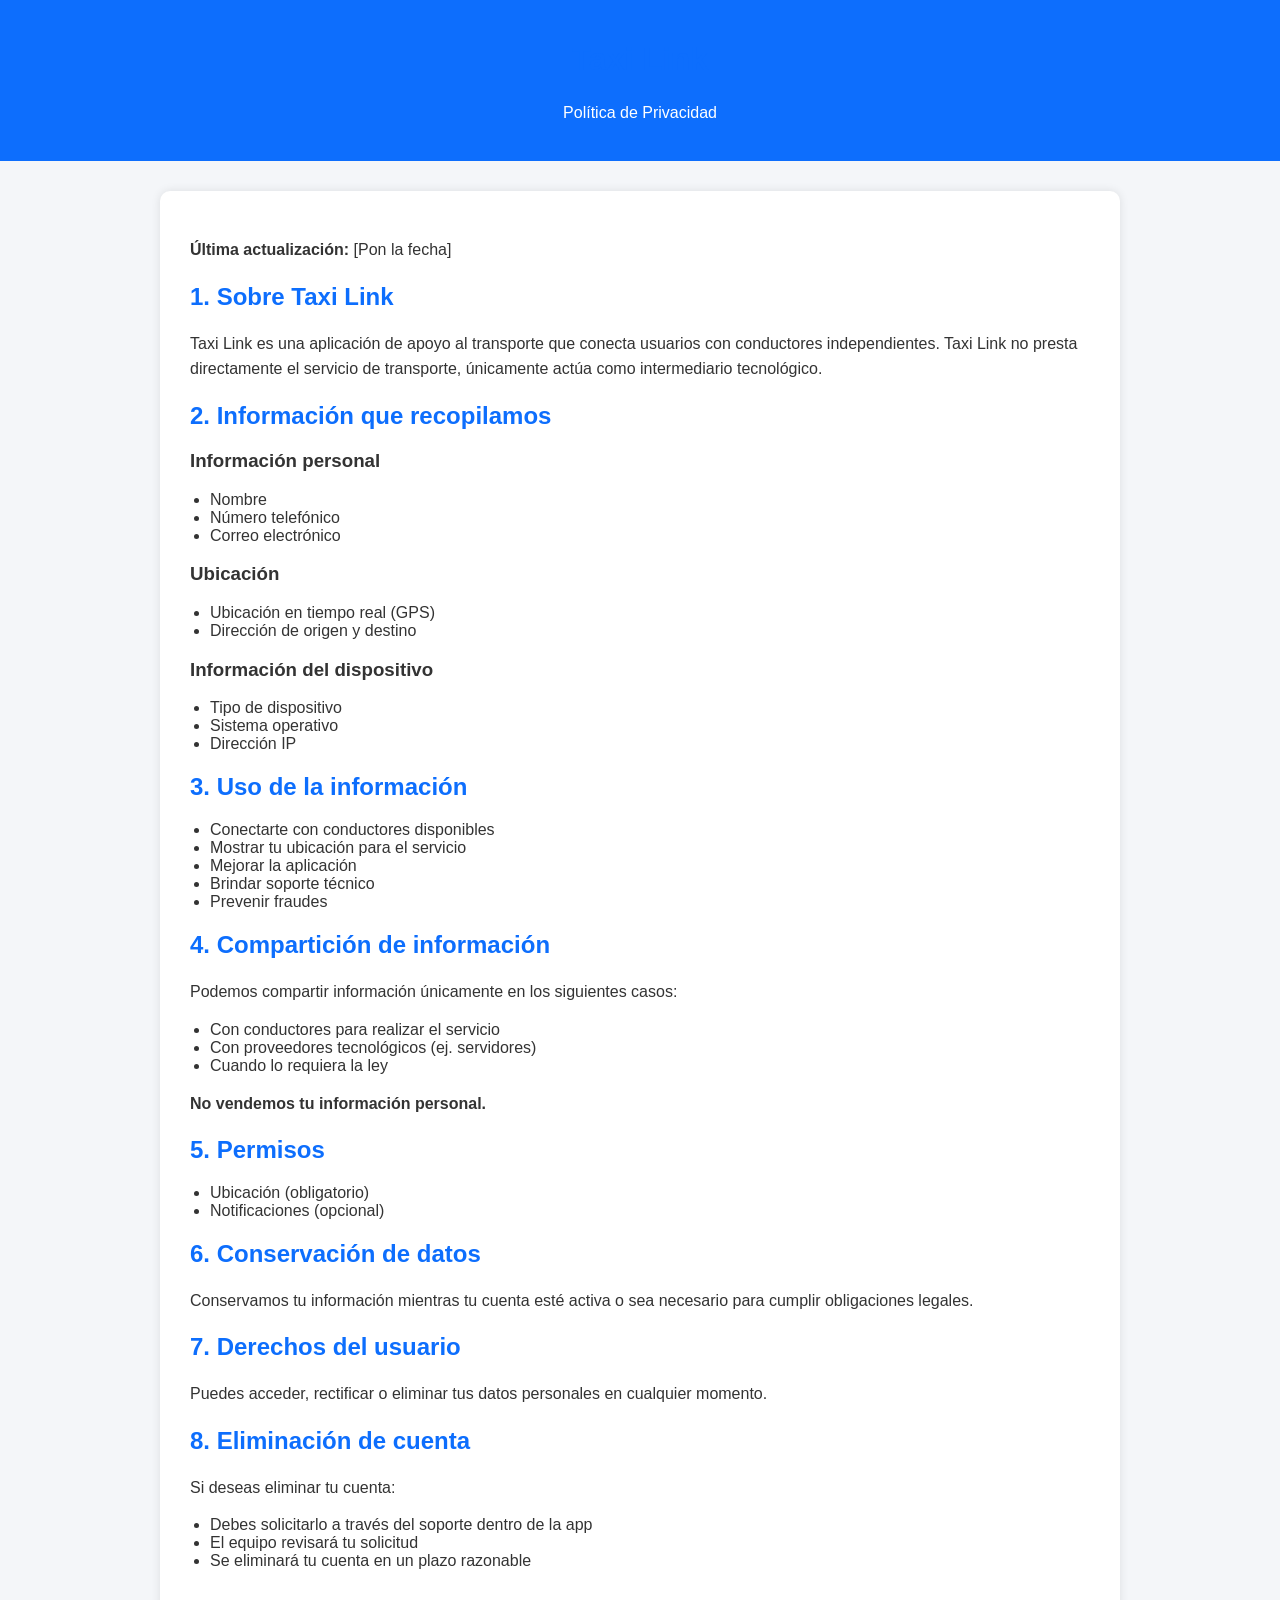
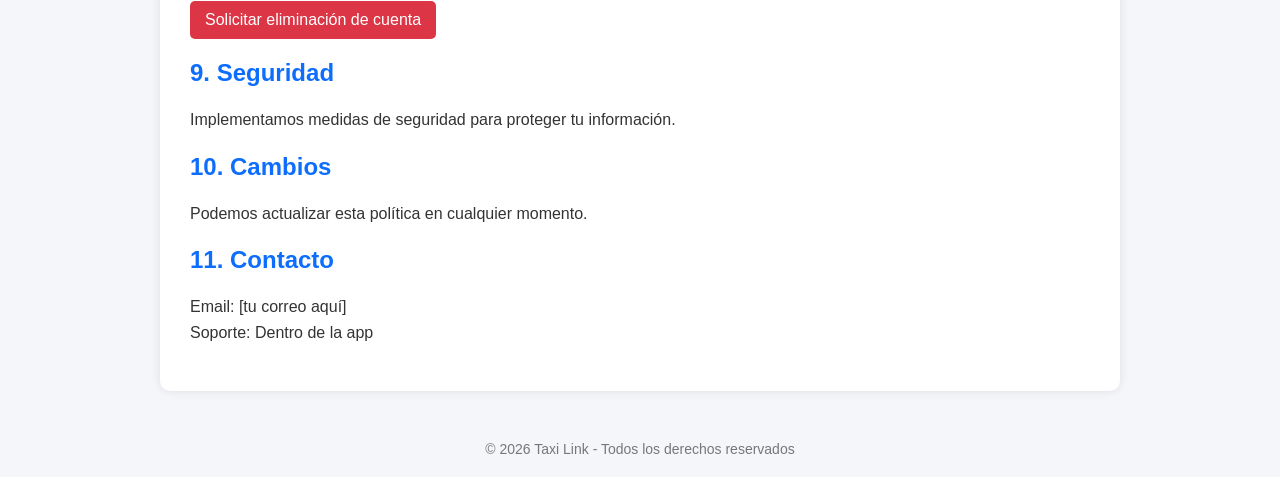
<file: politica.html>
<!DOCTYPE html>
<html lang="es">
<head>
    <meta charset="UTF-8">
    <meta name="viewport" content="width=device-width, initial-scale=1.0">
    <title>Política de Privacidad - Taxi Link</title>

    <style>
        body {
            font-family: Arial, sans-serif;
            margin: 0;
            background: #f4f6f9;
            color: #333;
        }

        header {
            background: #0d6efd;
            color: white;
            padding: 20px;
            text-align: center;
        }

        .container {
            max-width: 900px;
            margin: 30px auto;
            background: white;
            padding: 30px;
            border-radius: 10px;
            box-shadow: 0px 0px 10px rgba(0,0,0,0.1);
        }

        h1, h2 {
            color: #0d6efd;
        }

        p {
            line-height: 1.6;
        }

        ul {
            padding-left: 20px;
        }

        .footer {
            text-align: center;
            padding: 20px;
            font-size: 14px;
            color: #777;
        }

        .btn {
            display: inline-block;
            margin-top: 15px;
            padding: 10px 15px;
            background: #dc3545;
            color: white;
            text-decoration: none;
            border-radius: 5px;
        }

        .btn:hover {
            background: #b02a37;
        }
    </style>
</head>
<body>

<header>
    <h1>Taxi Link</h1>
    <p>Política de Privacidad</p>
</header>

<div class="container">

    <p><strong>Última actualización:</strong> [Pon la fecha]</p>

    <h2>1. Sobre Taxi Link</h2>
    <p>
        Taxi Link es una aplicación de apoyo al transporte que conecta usuarios con conductores independientes.
        Taxi Link no presta directamente el servicio de transporte, únicamente actúa como intermediario tecnológico.
    </p>

    <h2>2. Información que recopilamos</h2>

    <h3>Información personal</h3>
    <ul>
        <li>Nombre</li>
        <li>Número telefónico</li>
        <li>Correo electrónico</li>
    </ul>

    <h3>Ubicación</h3>
    <ul>
        <li>Ubicación en tiempo real (GPS)</li>
        <li>Dirección de origen y destino</li>
    </ul>

    <h3>Información del dispositivo</h3>
    <ul>
        <li>Tipo de dispositivo</li>
        <li>Sistema operativo</li>
        <li>Dirección IP</li>
    </ul>

    <h2>3. Uso de la información</h2>
    <ul>
        <li>Conectarte con conductores disponibles</li>
        <li>Mostrar tu ubicación para el servicio</li>
        <li>Mejorar la aplicación</li>
        <li>Brindar soporte técnico</li>
        <li>Prevenir fraudes</li>
    </ul>

    <h2>4. Compartición de información</h2>
    <p>
        Podemos compartir información únicamente en los siguientes casos:
    </p>
    <ul>
        <li>Con conductores para realizar el servicio</li>
        <li>Con proveedores tecnológicos (ej. servidores)</li>
        <li>Cuando lo requiera la ley</li>
    </ul>
    <p><strong>No vendemos tu información personal.</strong></p>

    <h2>5. Permisos</h2>
    <ul>
        <li>Ubicación (obligatorio)</li>
        <li>Notificaciones (opcional)</li>
    </ul>

    <h2>6. Conservación de datos</h2>
    <p>
        Conservamos tu información mientras tu cuenta esté activa o sea necesario para cumplir obligaciones legales.
    </p>

    <h2>7. Derechos del usuario</h2>
    <p>
        Puedes acceder, rectificar o eliminar tus datos personales en cualquier momento.
    </p>

    <h2>8. Eliminación de cuenta</h2>
    <p>
        Si deseas eliminar tu cuenta:
    </p>
    <ul>
        <li>Debes solicitarlo a través del soporte dentro de la app</li>
        <li>El equipo revisará tu solicitud</li>
        <li>Se eliminará tu cuenta en un plazo razonable</li>
    </ul>

    <a href="#" class="btn">Solicitar eliminación de cuenta</a>

    <h2>9. Seguridad</h2>
    <p>
        Implementamos medidas de seguridad para proteger tu información.
    </p>

    <h2>10. Cambios</h2>
    <p>
        Podemos actualizar esta política en cualquier momento.
    </p>

    <h2>11. Contacto</h2>
    <p>
        Email: [tu correo aquí]<br>
        Soporte: Dentro de la app
    </p>

</div>

<div class="footer">
    © 2026 Taxi Link - Todos los derechos reservados
</div>

</body>
</html>
</file>
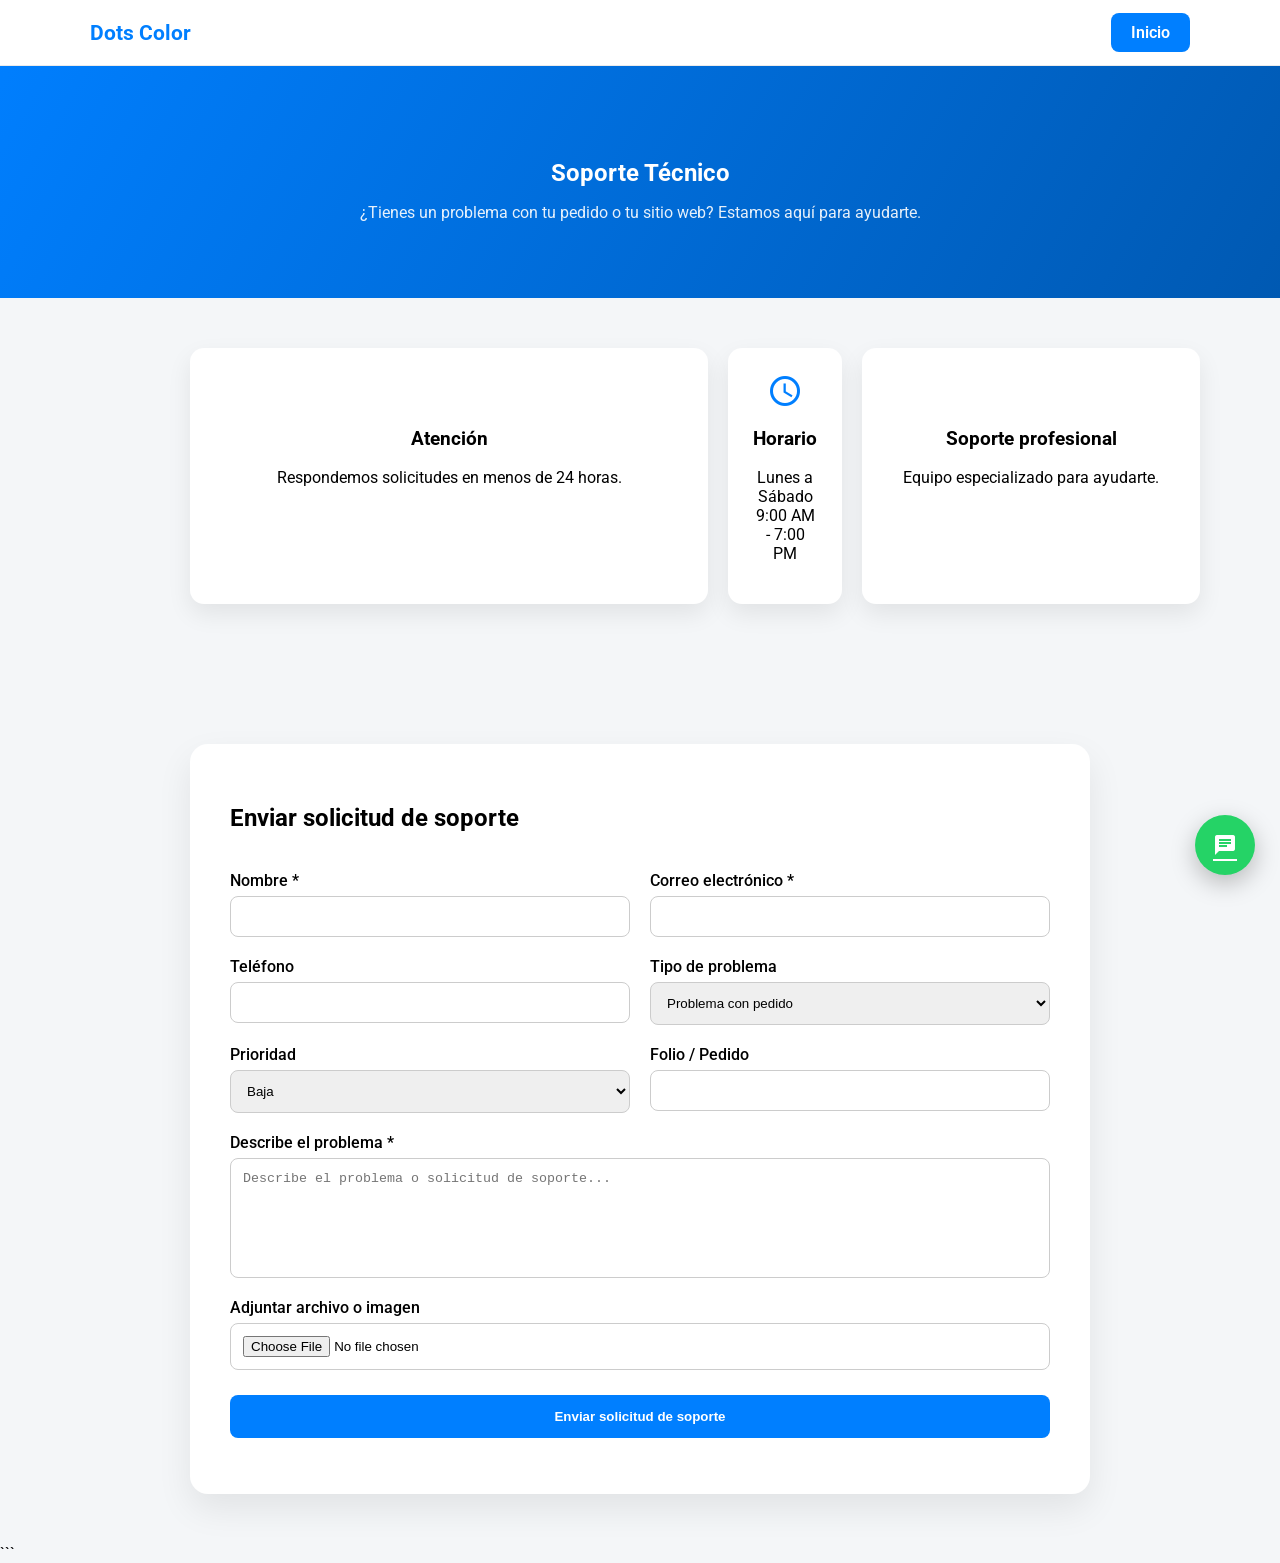
<file: soporte'tecnico.html>
```html
<!DOCTYPE html>
<html lang="es">

<head>

<meta charset="UTF-8">
<meta name="viewport" content="width=device-width, initial-scale=1.0">

<title>Soporte Técnico | Dots Color</title>

<link rel="stylesheet" href="https://fonts.googleapis.com/css?family=Roboto:300,400,500,700&display=swap">
<link rel="stylesheet" href="https://fonts.googleapis.com/icon?family=Material+Icons">

<style>

body{
font-family:'Roboto',sans-serif;
margin:0;
background:#f4f6f8;
}

/* NAVBAR */

.navbar{
background:white;
border-bottom:1px solid rgba(0,0,0,0.08);
position:fixed;
width:100%;
top:0;
z-index:1000;
}

.navbar-container{
max-width:1100px;
margin:auto;
display:flex;
align-items:center;
justify-content:space-between;
height:65px;
padding:0 20px;
}

.logo{
font-weight:700;
font-size:1.3rem;
color:#007FFF;
text-decoration:none;
}

.btn{
padding:10px 20px;
border-radius:8px;
text-decoration:none;
font-weight:600;
background:#007FFF;
color:white;
}

/* HERO */

.hero{

padding-top:120px;
padding-bottom:60px;

background:linear-gradient(120deg,#007FFF,#0059b2);

color:white;

text-align:center;

}

.hero h1{
margin-bottom:10px;
}

.hero p{
opacity:.9;
}

/* CONTENEDOR */

.container{
max-width:900px;
margin:auto;
padding:50px 20px;
}

/* CARD */

.card{
background:white;
padding:40px;
border-radius:18px;
box-shadow:0 15px 35px rgba(0,0,0,0.08);
}

/* FORMULARIO */

.form-grid{
display:grid;
grid-template-columns:1fr 1fr;
gap:20px;
}

.input-group{
display:flex;
flex-direction:column;
}

label{
font-weight:500;
margin-bottom:6px;
}

input,select,textarea{

padding:12px;
border-radius:8px;
border:1px solid #ccc;

}

textarea{
resize:none;
height:120px;
}

.full{
grid-column:1/3;
}

.submit-btn{

margin-top:25px;

width:100%;

padding:14px;

background:#007FFF;

color:white;

border:none;

border-radius:8px;

font-weight:600;

cursor:pointer;

}

.submit-btn:hover{
background:#005fcc;
}

/* INFO BOX */

.support-info{

display:grid;
grid-template-columns:repeat(3,1fr);

gap:20px;

margin-bottom:40px;

}

.info-card{

background:white;

padding:25px;

border-radius:14px;

text-align:center;

box-shadow:0 10px 25px rgba(0,0,0,0.08);

}

.info-card span{
font-size:36px;
color:#007FFF;
}

/* WHATSAPP */

.whatsapp{

position:fixed;

bottom:25px;
right:25px;

background:#25D366;

width:60px;
height:60px;

border-radius:50%;

display:flex;
align-items:center;
justify-content:center;

color:white;
font-size:30px;

box-shadow:0 8px 25px rgba(0,0,0,0.25);

}

/* RESPONSIVE */

@media(max-width:800px){

.form-grid{
grid-template-columns:1fr;
}

.full{
grid-column:auto;
}

.support-info{
grid-template-columns:1fr;
}

}

</style>

</head>

<body>

<!-- NAVBAR -->

<header class="navbar">

<div class="navbar-container">

<a href="index.html" class="logo">Dots Color</a>

<a href="index.html" class="btn">Inicio</a>

</div>

</header>


<!-- HERO -->

<section class="hero">

<h1>Soporte Técnico</h1>

<p>¿Tienes un problema con tu pedido o tu sitio web? Estamos aquí para ayudarte.</p>

</section>


<!-- INFO SOPORTE -->

<section class="container">

<div class="support-info">

<div class="info-card">

<span class="material-icons">support_agent</span>

<h3>Atención</h3>

<p>Respondemos solicitudes en menos de 24 horas.</p>

</div>

<div class="info-card">

<span class="material-icons">schedule</span>

<h3>Horario</h3>

<p>Lunes a Sábado<br>9:00 AM - 7:00 PM</p>

</div>

<div class="info-card">

<span class="material-icons">verified</span>

<h3>Soporte profesional</h3>

<p>Equipo especializado para ayudarte.</p>

</div>

</div>

</section>


<!-- FORMULARIO -->

<section class="container">

<div class="card">

<h2>Enviar solicitud de soporte</h2>

<br>

<form>

<div class="form-grid">

<div class="input-group">
<label>Nombre *</label>
<input type="text" required>
</div>

<div class="input-group">
<label>Correo electrónico *</label>
<input type="email" required>
</div>

<div class="input-group">
<label>Teléfono</label>
<input type="text">
</div>

<div class="input-group">
<label>Tipo de problema</label>
<select>
<option>Problema con pedido</option>
<option>Soporte sitio web</option>
<option>Error en diseño</option>
<option>Otro</option>
</select>
</div>

<div class="input-group">
<label>Prioridad</label>
<select>
<option>Baja</option>
<option>Media</option>
<option>Alta</option>
<option>Urgente</option>
</select>
</div>

<div class="input-group">
<label>Folio / Pedido</label>
<input type="text">
</div>

<div class="input-group full">

<label>Describe el problema *</label>

<textarea placeholder="Describe el problema o solicitud de soporte..." required></textarea>

</div>

<div class="input-group full">

<label>Adjuntar archivo o imagen</label>

<input type="file">

</div>

</div>

<button class="submit-btn">

Enviar solicitud de soporte

</button>

</form>

</div>

</section>


<!-- WHATSAPP -->

<a href="https://wa.me/5218442866539" class="whatsapp">

<span class="material-icons">chat</span>

</a>

</body>

</html>
```
</file>
